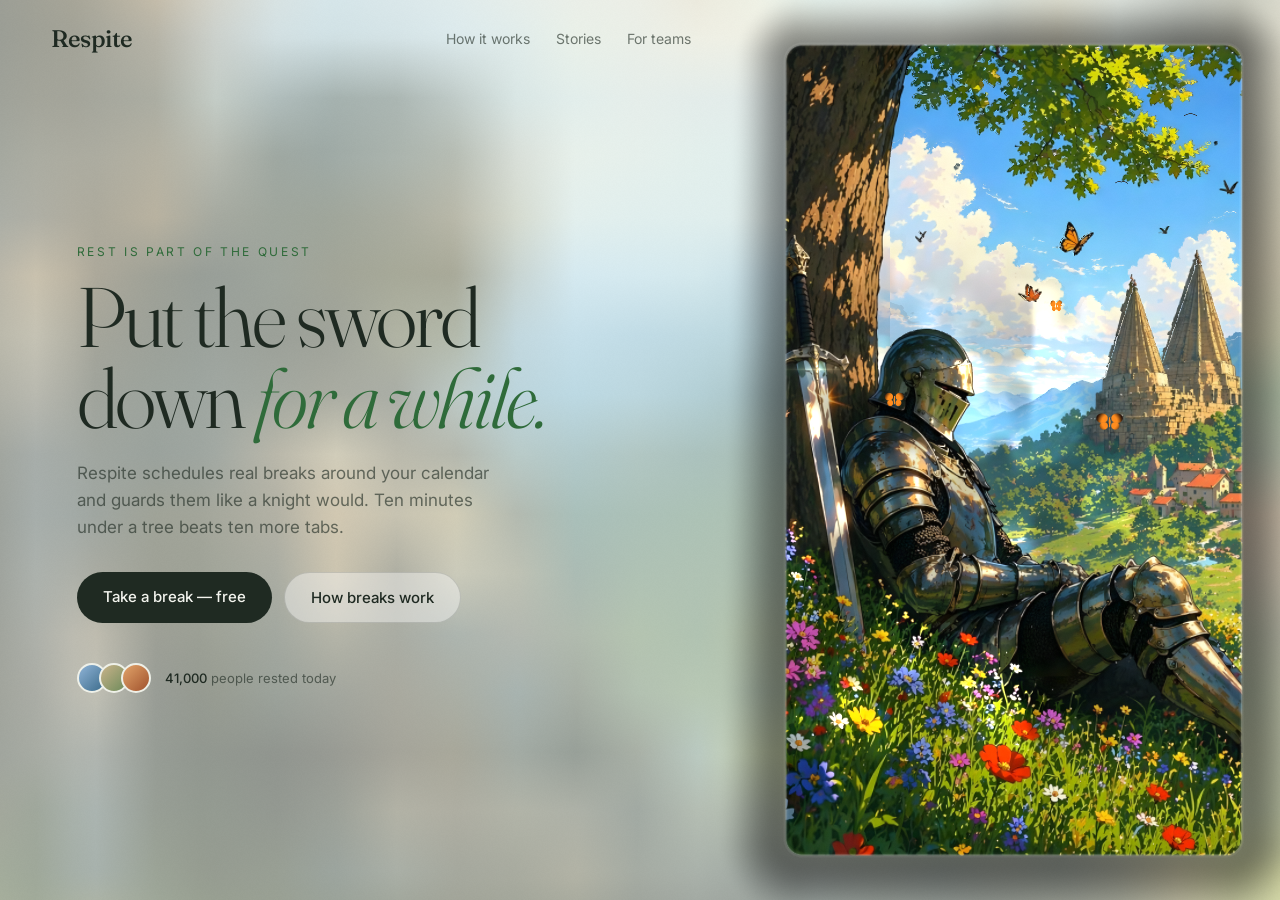
<file: index.html>
<!doctype html>
<html lang="en">
  <head>
    <meta charset="utf-8" />
    <meta name="viewport" content="width=device-width, initial-scale=1" />
    <title>Respite — hero</title>
    <link rel="preconnect" href="https://fonts.googleapis.com" />
    <link rel="preconnect" href="https://fonts.gstatic.com" crossorigin />
    <link
      href="https://fonts.googleapis.com/css2?family=Fraunces:ital,opsz,wght@0,9..144,300;0,9..144,500;1,9..144,300&family=Inter:wght@400;500&display=swap"
      rel="stylesheet"
    />
    <link rel="stylesheet" href="styles.css" />
  </head>
  <body>
    <section class="hero">
      <canvas data-bg aria-hidden="true"></canvas>

      <nav class="rv">
        <a class="logo" href="#">Respite</a>
        <div class="links">
          <a href="#">How it works</a>
          <a href="#">Stories</a>
          <a href="#">For teams</a>
        </div>
      </nav>

      <div class="copy">
        <p class="eyebrow rv" style="--d: 200">Rest is part of the quest</p>
        <h1 class="rv" style="--d: 350">
          Put the sword<br />down <em>for a while.</em>
        </h1>
        <p class="sub rv" style="--d: 550">
          Respite schedules real breaks around your calendar and guards them
          like a knight would. Ten minutes under a tree beats ten more tabs.
        </p>
        <div class="ctas rv" style="--d: 750">
          <a class="btn p" href="#">Take a break — free</a>
          <a class="btn g" href="#">How breaks work</a>
        </div>
        <div class="note rv" style="--d: 950">
          <span class="dots"><i></i><i></i><i></i></span>
          <span><b>41,000</b> people rested today</span>
        </div>
      </div>
    </section>

    <script src="bg.js"></script>
  </body>
</html>
</file>
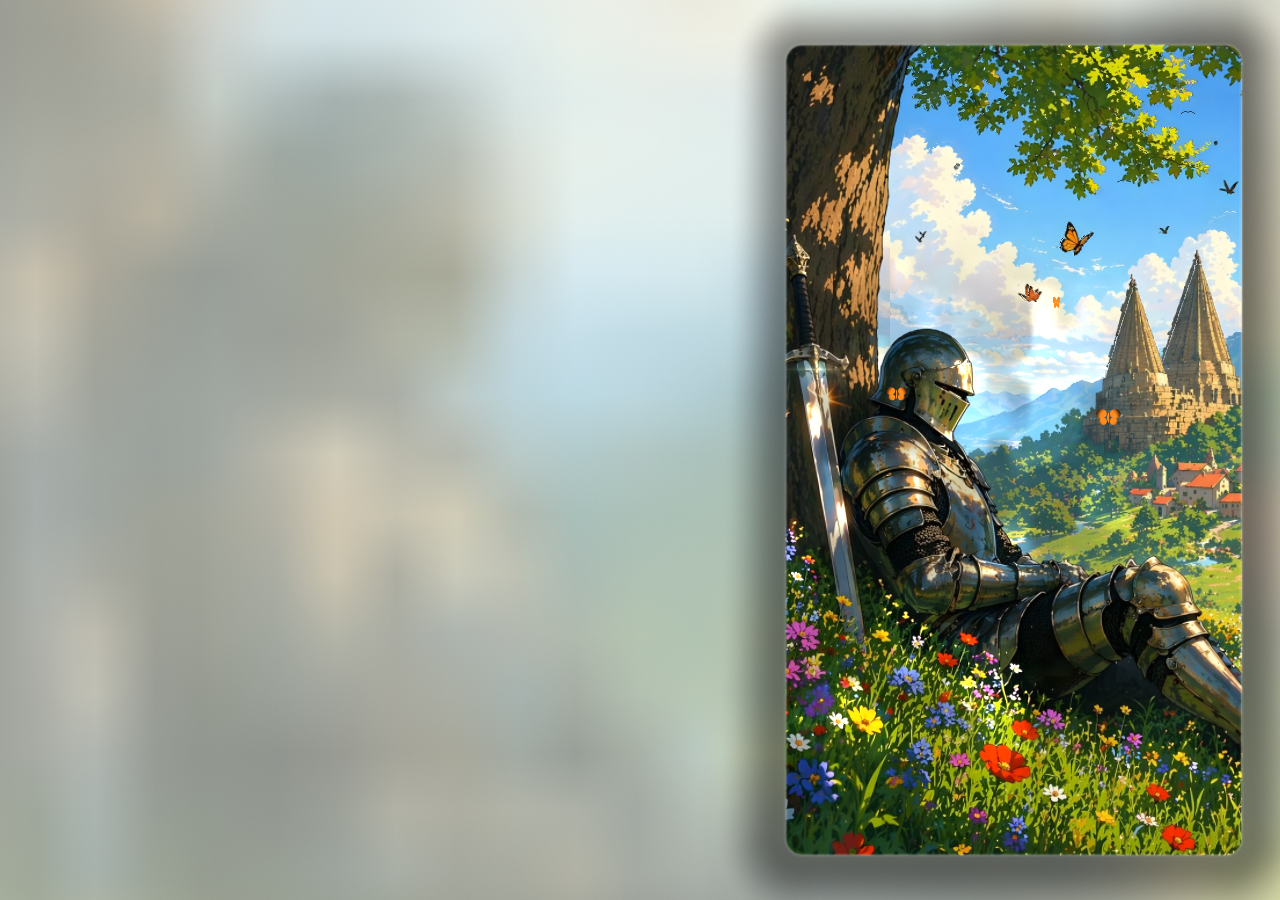
<file: bg.html>
<!doctype html>
<html lang="en">
<head>
<meta charset="utf-8" />
<meta name="viewport" content="width=device-width, initial-scale=1" />
<title>Respite — background</title>
<style>html,body{margin:0;height:100%;background:#eef0e8;overflow:hidden}canvas{position:fixed;inset:0;width:100%;height:100%;display:block}</style>
</head>
<body>
<canvas data-bg></canvas>
<script src="bg.js"></script>
</body>
</html>
</file>
<file: styles.css>
﻿:root { --ink:#1f2a22; --muted:rgba(31,42,34,.62); --line:rgba(31,42,34,.16); --leaf:#2f6b3a; }
  * { box-sizing:border-box; margin:0; padding:0; }
  body { background:#eef0e8; color:var(--ink); font-family:Inter,system-ui,sans-serif; -webkit-font-smoothing:antialiased; overflow-x:hidden; }
  a { color:inherit; text-decoration:none; }
  .hero { position:relative; min-height:100vh; min-height:100svh; display:flex; flex-direction:column; isolation:isolate; overflow:hidden; }
  [data-bg] { position:absolute; inset:0; width:100%; height:100%; z-index:-2; display:block; }
  nav { display:flex; justify-content:space-between; align-items:center; padding:24px clamp(20px,4vw,56px); font-size:14px; max-width:58%; }
  .logo { font-family:Fraunces,serif; font-size:24px; font-weight:500; letter-spacing:-.02em; }
  .links { display:flex; gap:26px; color:var(--muted); } .links a:hover { color:var(--ink); }
  .copy { margin:auto 0; padding:0 clamp(20px,6vw,96px) 40px; max-width:58%; }
  .eyebrow { font-size:12px; letter-spacing:.22em; text-transform:uppercase; color:var(--leaf); }
  h1 { margin-top:18px; font-family:Fraunces,serif; font-weight:300; font-size:clamp(50px,6.6vw,112px); line-height:.95; letter-spacing:-.035em; }
  h1 em { font-style:italic; color:var(--leaf); }
  .sub { margin-top:22px; font-size:17px; line-height:1.6; color:var(--muted); max-width:430px; }
  .ctas { margin-top:30px; display:flex; gap:12px; flex-wrap:wrap; }
  .btn { padding:15px 26px; border-radius:999px; font-weight:500; font-size:15px; transition:transform .25s, box-shadow .25s, background .25s; }
  .btn.p { background:var(--ink); color:#f3f4ee; } .btn.p:hover { transform:translateY(-2px); box-shadow:0 14px 40px rgba(47,107,58,.3); }
  .btn.g { border:1px solid var(--line); background:rgba(255,255,255,.4); } .btn.g:hover { border-color:var(--ink); }
  .note { margin-top:40px; display:flex; align-items:center; gap:14px; font-size:13px; color:var(--muted); }
  .note b { color:var(--ink); font-weight:500; }
  .dots { display:flex; } .dots i { width:30px; height:30px; border-radius:50%; border:2px solid #eef0e8; margin-left:-8px; background:linear-gradient(135deg,#c9b38a,#6c8a5a); } .dots i:first-child { margin-left:0; background:linear-gradient(135deg,#8fb3d6,#3b6b8a); } .dots i:last-child { background:linear-gradient(135deg,#e2a46a,#a0522d); }
  .rv { opacity:0; transform:translateY(16px); filter:blur(8px); animation:rise 1.4s cubic-bezier(.2,.7,.2,1) forwards; animation-delay:calc(var(--d,0)*1ms); }
  @keyframes rise { to { opacity:1; transform:none; filter:blur(0); } }
  @media (prefers-reduced-motion:reduce){ .rv{ animation:none; opacity:1; transform:none; filter:none; } }
  @media (max-width:860px){ nav,.copy{ max-width:none; } .links{ display:none; } .copy{ margin-top:auto; margin-bottom:0; padding-bottom:32px; } .hero::before{ content:""; position:absolute; inset:0; z-index:-1; background:linear-gradient(180deg,transparent 35%,rgba(238,240,232,.92) 62%); } }
</file>
